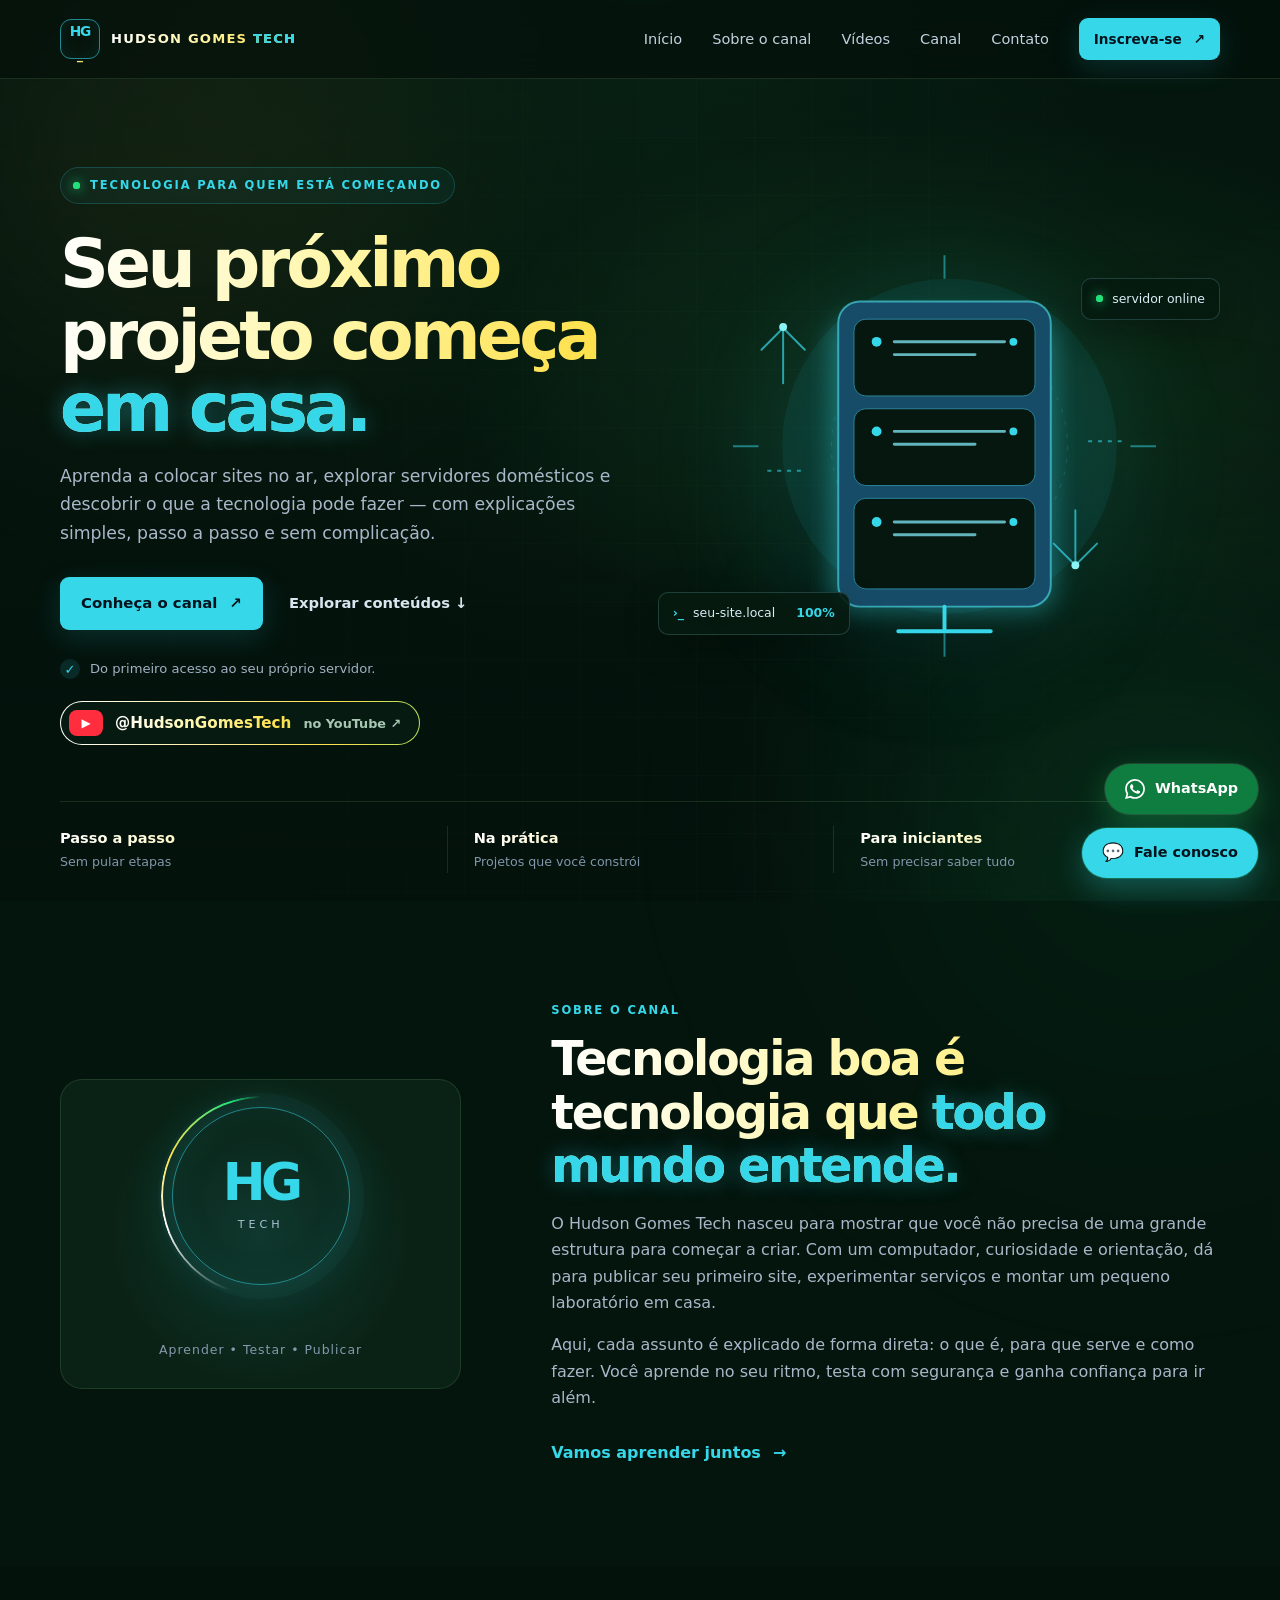
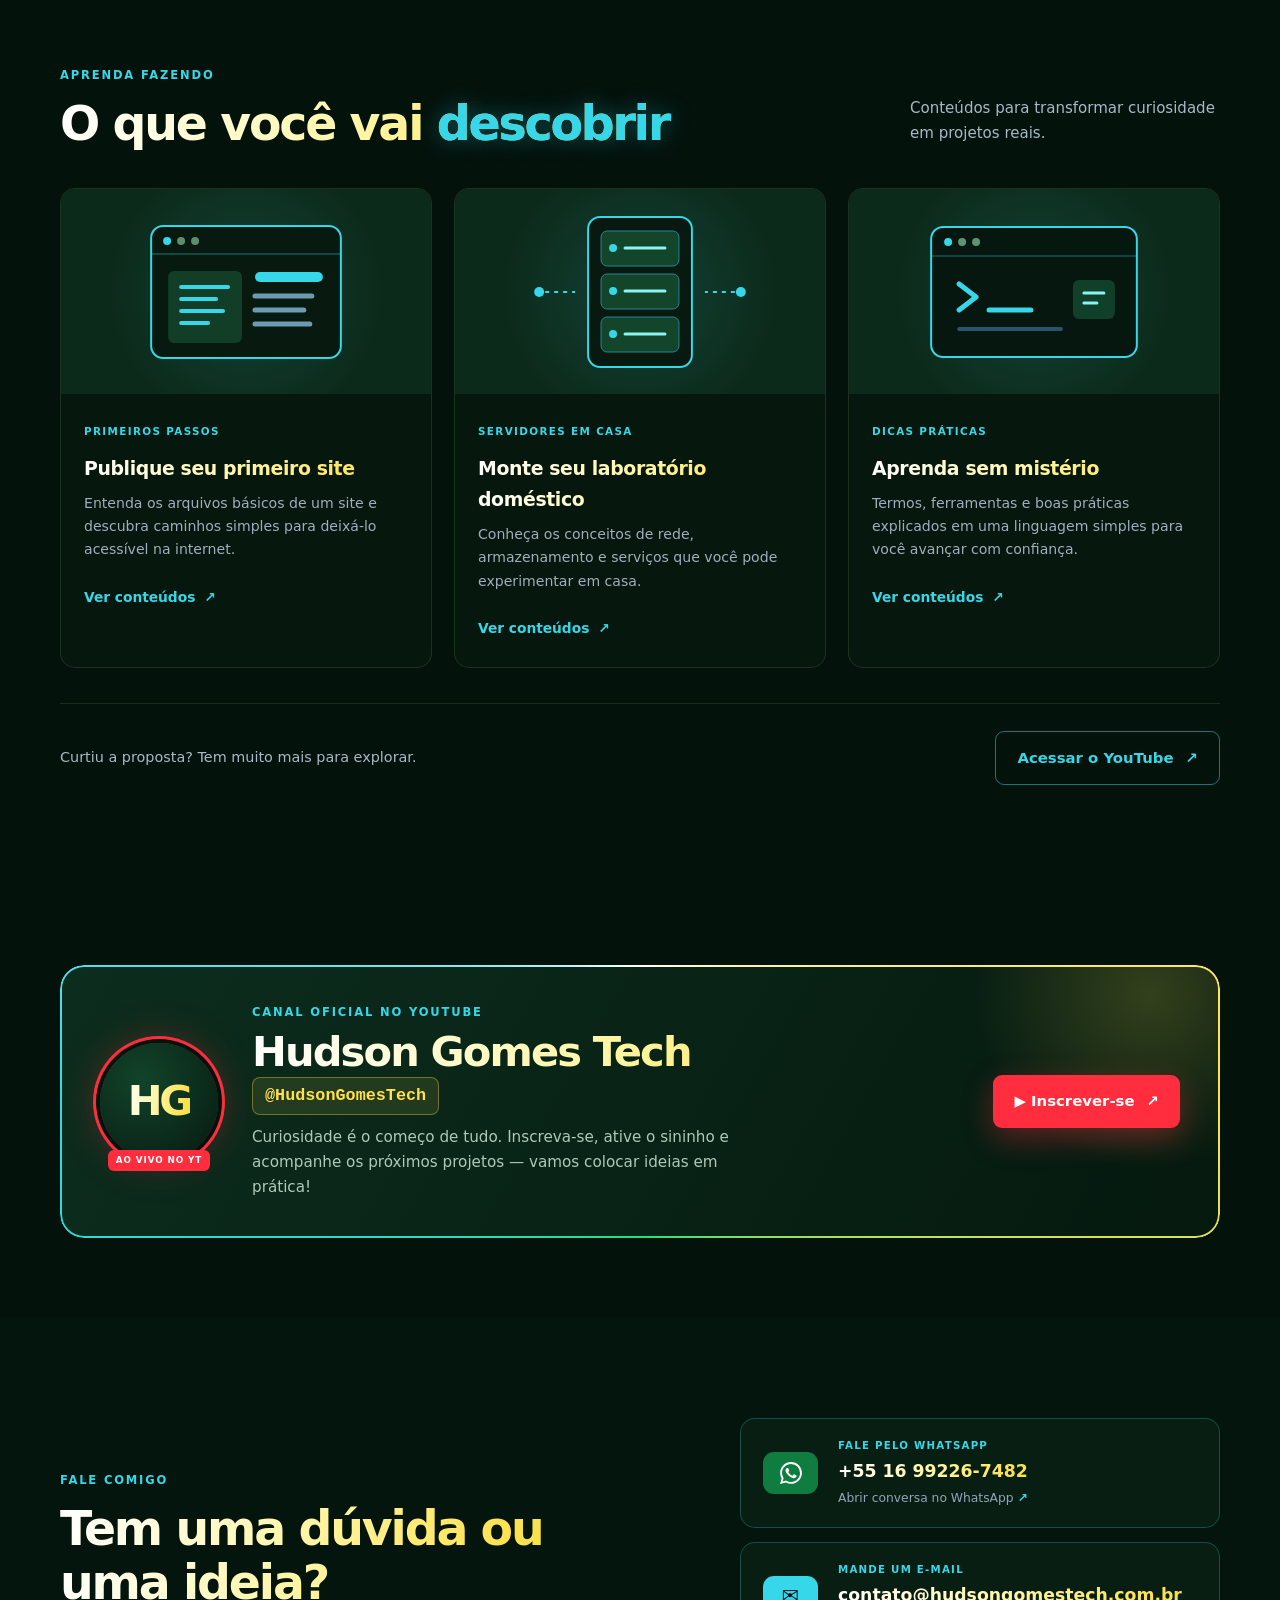
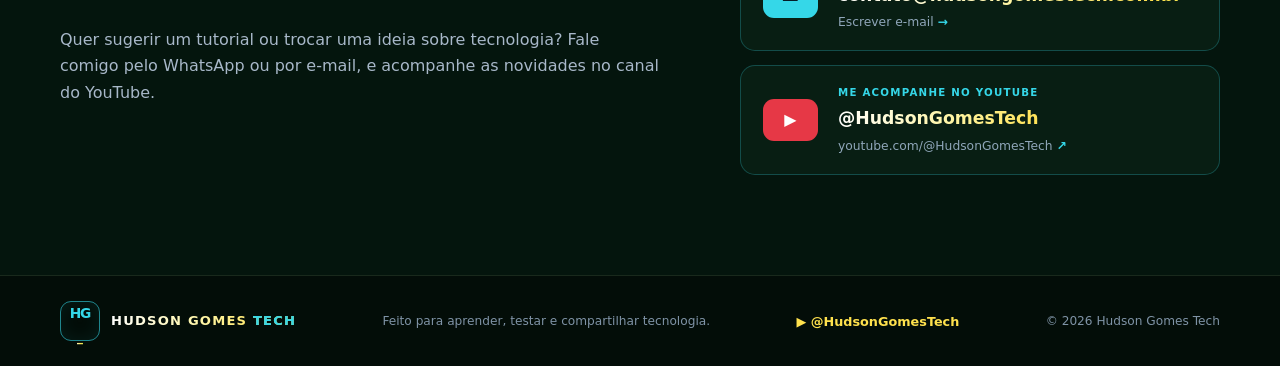
<file: index.html>
<!DOCTYPE html>
<html lang="pt-BR">
<head>
  <meta charset="UTF-8">
  <meta name="viewport" content="width=device-width, initial-scale=1.0">
  <meta name="description" content="Aprenda a publicar sites e montar servidores em casa com tutoriais simples, diretos e feitos para iniciantes.">
  <meta name="theme-color" content="#04120c">
  <title>Hudson Gomes Tech | Tecnologia sem complicação</title>
  <link rel="icon" type="image/png" sizes="32x32" href="/img/icons/favicon-32.png">
  <link rel="icon" type="image/png" sizes="64x64" href="/img/icons/favicon-64.png">
  <link rel="manifest" href="/manifest.webmanifest">
  <link rel="apple-touch-icon" href="/img/icons/apple-touch-icon.png">
  <meta name="apple-mobile-web-app-capable" content="yes">
  <meta name="mobile-web-app-capable" content="yes">
  <meta name="apple-mobile-web-app-title" content="HG Tech">
  <meta name="apple-mobile-web-app-status-bar-style" content="black-translucent">
  <link rel="stylesheet" href="css/estilo.css">
  <script src="js/script.js" defer></script>
</head>
<body>
  <a class="pular-conteudo" href="#conteudo">Pular para o conteúdo</a>
  <header class="cabecalho">
    <div class="container nav-wrap">
      <a class="marca" href="#inicio" aria-label="Hudson Gomes Tech - início">
        <span class="marca-icone" aria-hidden="true">HG<span>_</span></span>
        <span>HUDSON GOMES <b>TECH</b></span>
      </a>
      <button class="menu-toggle" aria-label="Abrir menu" aria-expanded="false" aria-controls="menu-principal">
        <span></span><span></span><span></span>
      </button>
      <nav id="menu-principal" class="menu" aria-label="Navegação principal">
        <a href="#inicio">Início</a>
        <a href="#sobre">Sobre o canal</a>
        <a href="#videos">Vídeos</a>
        <a href="#canal">Canal</a>
        <a href="#contato">Contato</a>
        <a class="botao botao-mini" href="https://www.youtube.com/@HudsonGomesTech?sub_confirmation=1" target="_blank" rel="noopener noreferrer">Inscreva-se <span aria-hidden="true">↗</span></a>
      </nav>
    </div>
  </header>

  <main id="conteudo">
    <section class="hero secao" id="inicio">
      <div class="hero-grade" aria-hidden="true"></div>
      <div class="container hero-layout">
        <div class="hero-texto">
          <div class="etiqueta"><span class="ponto"></span> TECNOLOGIA PARA QUEM ESTÁ COMEÇANDO</div>
          <h1>Seu próximo projeto começa <span>em casa.</span></h1>
          <p class="hero-descricao">Aprenda a colocar sites no ar, explorar servidores domésticos e descobrir o que a tecnologia pode fazer — com explicações simples, passo a passo e sem complicação.</p>
          <div class="hero-acoes">
            <a class="botao" href="https://www.youtube.com/@HudsonGomesTech" target="_blank" rel="noopener noreferrer">Conheça o canal <span aria-hidden="true">↗</span></a>
            <a class="link-secundario" href="#videos">Explorar conteúdos <span aria-hidden="true">↓</span></a>
          </div>
          <div class="hero-nota"><span class="check">✓</span> Do primeiro acesso ao seu próprio servidor.</div>
          <a class="canal-pill" href="https://www.youtube.com/@HudsonGomesTech" target="_blank" rel="noopener noreferrer" aria-label="Canal no YouTube @HudsonGomesTech"><span class="yt-play" aria-hidden="true">▶</span><strong>@HudsonGomesTech</strong><em>no YouTube ↗</em></a>
        </div>
        <div class="hero-arte">
          <div class="arte-brilho"></div>
          <img src="img/servidor.svg" alt="Ilustração de um computador servidor com indicadores de conexão" width="560" height="470">
          <div class="flutuante flutuante-topo"><span class="status"></span> servidor online</div>
          <div class="flutuante flutuante-base"><span class="terminal-icone">›_</span> <span>seu-site.local</span><b>100%</b></div>
        </div>
      </div>
      <div class="container faixa-destaques">
        <div><strong>Passo a passo</strong><span>Sem pular etapas</span></div>
        <div><strong>Na prática</strong><span>Projetos que você constrói</span></div>
        <div><strong>Para iniciantes</strong><span>Sem precisar saber tudo</span></div>
      </div>
    </section>

    <section class="secao sobre" id="sobre">
      <div class="container sobre-grid">
        <div class="sobre-selo">
          <div class="selo-circulo"><span>HG</span><small>TECH</small></div>
          <div class="selo-legenda">Aprender • Testar • Publicar</div>
        </div>
        <div class="sobre-conteudo">
          <div class="sobretitulo">SOBRE O CANAL</div>
          <h2>Tecnologia boa é tecnologia que <span>todo mundo entende.</span></h2>
          <p>O Hudson Gomes Tech nasceu para mostrar que você não precisa de uma grande estrutura para começar a criar. Com um computador, curiosidade e orientação, dá para publicar seu primeiro site, experimentar serviços e montar um pequeno laboratório em casa.</p>
          <p>Aqui, cada assunto é explicado de forma direta: o que é, para que serve e como fazer. Você aprende no seu ritmo, testa com segurança e ganha confiança para ir além.</p>
          <a class="link-seta" href="#contato">Vamos aprender juntos <span aria-hidden="true">→</span></a>
        </div>
      </div>
    </section>

    <section class="secao videos" id="videos">
      <div class="container">
        <div class="cabecalho-secao">
          <div><div class="sobretitulo">APRENDA FAZENDO</div><h2>O que você vai <span>descobrir</span></h2></div>
          <p>Conteúdos para transformar curiosidade em projetos reais.</p>
        </div>
        <div class="cards">
          <article class="card-video">
            <div class="card-ilustracao ilustra-site"><img src="img/site.svg" alt="" aria-hidden="true"></div>
            <div class="card-corpo"><span class="categoria">PRIMEIROS PASSOS</span><h3>Publique seu primeiro site</h3><p>Entenda os arquivos básicos de um site e descubra caminhos simples para deixá-lo acessível na internet.</p><a href="https://www.youtube.com/@HudsonGomesTech/search?query=publicar+site" target="_blank" rel="noopener noreferrer">Ver conteúdos <span aria-hidden="true">↗</span></a></div>
          </article>
          <article class="card-video">
            <div class="card-ilustracao ilustra-servidor"><img src="img/servidor-card.svg" alt="" aria-hidden="true"></div>
            <div class="card-corpo"><span class="categoria">SERVIDORES EM CASA</span><h3>Monte seu laboratório doméstico</h3><p>Conheça os conceitos de rede, armazenamento e serviços que você pode experimentar em casa.</p><a href="https://www.youtube.com/@HudsonGomesTech/search?query=servidor" target="_blank" rel="noopener noreferrer">Ver conteúdos <span aria-hidden="true">↗</span></a></div>
          </article>
          <article class="card-video">
            <div class="card-ilustracao ilustra-terminal"><img src="img/terminal.svg" alt="" aria-hidden="true"></div>
            <div class="card-corpo"><span class="categoria">DICAS PRÁTICAS</span><h3>Aprenda sem mistério</h3><p>Termos, ferramentas e boas práticas explicados em uma linguagem simples para você avançar com confiança.</p><a href="https://www.youtube.com/@HudsonGomesTech/videos" target="_blank" rel="noopener noreferrer">Ver conteúdos <span aria-hidden="true">↗</span></a></div>
          </article>
        </div>
        <div class="videos-cta"><span>Curtiu a proposta? Tem muito mais para explorar.</span><a class="botao botao-contorno" href="https://www.youtube.com/@HudsonGomesTech" target="_blank" rel="noopener noreferrer">Acessar o YouTube <span aria-hidden="true">↗</span></a></div>
      </div>
    </section>

    <section class="canal-destaque" id="canal">
      <div class="container">
        <a class="canal-card" href="https://www.youtube.com/@HudsonGomesTech?sub_confirmation=1" target="_blank" rel="noopener noreferrer">
          <div class="canal-avatar" aria-hidden="true"><span>HG</span></div>
          <div class="canal-info">
            <div class="sobretitulo">CANAL OFICIAL NO YOUTUBE</div>
            <h2>Hudson Gomes Tech</h2>
            <p class="canal-handle">@HudsonGomesTech</p>
            <p>Curiosidade é o começo de tudo. Inscreva-se, ative o sininho e acompanhe os próximos projetos — vamos colocar ideias em prática!</p>
          </div>
          <span class="botao botao-youtube">▶ Inscrever-se <span aria-hidden="true">↗</span></span>
        </a>
      </div>
    </section>

    <section class="secao contato" id="contato">
      <div class="container contato-grid">
        <div><div class="sobretitulo">FALE COMIGO</div><h2>Tem uma dúvida ou uma ideia?</h2><p>Quer sugerir um tutorial ou trocar uma ideia sobre tecnologia? Fale comigo pelo WhatsApp ou por e-mail, e acompanhe as novidades no canal do YouTube.</p></div>
        <div class="contato-canais">
          <a class="contato-link" href="https://wa.me/5516992267482?text=Ol%C3%A1!%20Vim%20pelo%20site." target="_blank" rel="noopener noreferrer">
            <span class="contato-icone contato-icone-whatsapp" aria-hidden="true"><svg viewBox="0 0 24 24" width="22" height="22" aria-hidden="true" focusable="false"><path fill="currentColor" d="M17.47 14.38c-.3-.15-1.75-.86-2.02-.96-.27-.1-.47-.15-.67.15-.2.3-.77.96-.94 1.16-.17.2-.35.22-.64.07-.3-.15-1.25-.46-2.38-1.47-.88-.79-1.47-1.76-1.65-2.06-.17-.3-.02-.46.13-.6.13-.13.3-.35.45-.52.15-.17.2-.3.3-.5.1-.2.05-.37-.03-.52-.07-.15-.67-1.61-.92-2.2-.24-.58-.49-.5-.67-.51h-.57c-.2 0-.52.07-.79.37-.27.3-1.04 1.02-1.04 2.48s1.07 2.88 1.21 3.08c.15.2 2.1 3.2 5.08 4.49.71.31 1.26.49 1.69.63.71.23 1.36.2 1.87.12.57-.09 1.75-.72 2-1.41.25-.69.25-1.29.17-1.41-.07-.12-.27-.2-.57-.35zM12.04 21.8h-.01a9.8 9.8 0 0 1-5-1.37l-.36-.21-3.72.98 1-3.63-.24-.37a9.8 9.8 0 0 1-1.5-5.22c0-5.42 4.41-9.83 9.84-9.83a9.77 9.77 0 0 1 6.95 2.88 9.77 9.77 0 0 1 2.88 6.96c0 5.42-4.42 9.83-9.84 9.83zm8.37-18.2A11.75 11.75 0 0 0 12.04.13C5.5.13.18 5.45.18 11.99c0 2.09.55 4.13 1.59 5.93L.08 24l6.23-1.63a11.84 11.84 0 0 0 5.72 1.46h.01c6.54 0 11.86-5.32 11.86-11.86 0-3.17-1.23-6.15-3.47-8.39z"/></svg></span><span><small>FALE PELO WHATSAPP</small><strong>+55 16 99226-7482</strong><em>Abrir conversa no WhatsApp <b>↗</b></em></span>
          </a>
          <a class="contato-link" href="mailto:contato@hudsongomestech.com.br">
            <span class="contato-icone contato-icone-email" aria-hidden="true">✉</span><span><small>MANDE UM E-MAIL</small><strong>contato@hudsongomestech.com.br</strong><em>Escrever e-mail <b>→</b></em></span>
          </a>
          <a class="youtube-link" href="https://www.youtube.com/@HudsonGomesTech" target="_blank" rel="noopener noreferrer">
            <span class="youtube-icone" aria-hidden="true">▶</span><span><small>ME ACOMPANHE NO YOUTUBE</small><strong>@HudsonGomesTech</strong><em>youtube.com/@HudsonGomesTech <b>↗</b></em></span>
          </a>
        </div>
      </div>
    </section>
  </main>

  <footer class="rodape">
    <div class="container rodape-inner">
      <a class="marca" href="#inicio"><span class="marca-icone">HG<span>_</span></span><span>HUDSON GOMES <b>TECH</b></span></a>
      <p>Feito para aprender, testar e compartilhar tecnologia.</p>
      <a class="rodape-canal" href="https://www.youtube.com/@HudsonGomesTech" target="_blank" rel="noopener noreferrer">▶ @HudsonGomesTech</a>
      <span class="copyright">© <span id="ano">2026</span> Hudson Gomes Tech</span>
    </div>
  </footer>

  <!-- Botão do WhatsApp + chat de contato: botões flutuantes + caixa com formulário (enviado para /api/contato) -->
  <div class="chat-contato">
    <a class="whatsapp-botao" href="https://wa.me/5516992267482?text=Ol%C3%A1!%20Vim%20pelo%20site." target="_blank" rel="noopener noreferrer" aria-label="Conversar pelo WhatsApp (abre em nova aba)">
      <svg class="whatsapp-icone" viewBox="0 0 24 24" width="20" height="20" aria-hidden="true" focusable="false"><path fill="currentColor" d="M17.47 14.38c-.3-.15-1.75-.86-2.02-.96-.27-.1-.47-.15-.67.15-.2.3-.77.96-.94 1.16-.17.2-.35.22-.64.07-.3-.15-1.25-.46-2.38-1.47-.88-.79-1.47-1.76-1.65-2.06-.17-.3-.02-.46.13-.6.13-.13.3-.35.45-.52.15-.17.2-.3.3-.5.1-.2.05-.37-.03-.52-.07-.15-.67-1.61-.92-2.2-.24-.58-.49-.5-.67-.51h-.57c-.2 0-.52.07-.79.37-.27.3-1.04 1.02-1.04 2.48s1.07 2.88 1.21 3.08c.15.2 2.1 3.2 5.08 4.49.71.31 1.26.49 1.69.63.71.23 1.36.2 1.87.12.57-.09 1.75-.72 2-1.41.25-.69.25-1.29.17-1.41-.07-.12-.27-.2-.57-.35zM12.04 21.8h-.01a9.8 9.8 0 0 1-5-1.37l-.36-.21-3.72.98 1-3.63-.24-.37a9.8 9.8 0 0 1-1.5-5.22c0-5.42 4.41-9.83 9.84-9.83a9.77 9.77 0 0 1 6.95 2.88 9.77 9.77 0 0 1 2.88 6.96c0 5.42-4.42 9.83-9.84 9.83zm8.37-18.2A11.75 11.75 0 0 0 12.04.13C5.5.13.18 5.45.18 11.99c0 2.09.55 4.13 1.59 5.93L.08 24l6.23-1.63a11.84 11.84 0 0 0 5.72 1.46h.01c6.54 0 11.86-5.32 11.86-11.86 0-3.17-1.23-6.15-3.47-8.39z"/></svg>
      <span class="whatsapp-texto">WhatsApp</span>
    </a>
    <button class="chat-botao" type="button" aria-expanded="false" aria-controls="chat-caixa" aria-label="Abrir chat de contato">
      <span class="chat-botao-icone" aria-hidden="true">💬</span><span class="chat-botao-texto">Fale conosco</span>
    </button>
    <section id="chat-caixa" class="chat-caixa" role="dialog" aria-labelledby="chat-titulo" hidden>
      <header class="chat-topo">
        <div><span class="status" aria-hidden="true"></span> <strong id="chat-titulo">Mande uma mensagem</strong></div>
        <button class="chat-fechar" type="button" aria-label="Fechar chat">×</button>
      </header>
      <form class="chat-form" novalidate>
        <p class="chat-intro">Deixe seu recado que respondemos por e-mail.</p>
        <label>Nome<input type="text" name="nome" maxlength="80" autocomplete="name" required></label>
        <label>E-mail<input type="email" name="email" maxlength="120" autocomplete="email" required></label>
        <label>Mensagem<textarea name="mensagem" rows="4" minlength="5" maxlength="2000" required></textarea></label>
        <div class="chat-armadilha" aria-hidden="true">
          <label>Site<input type="text" name="site" tabindex="-1" autocomplete="off"></label>
        </div>
        <p class="chat-aviso" role="alert" hidden></p>
        <button class="botao chat-enviar" type="submit">Enviar <span aria-hidden="true">↗</span></button>
      </form>
      <div class="chat-sucesso" hidden>
        <span class="check" aria-hidden="true">✓</span>
        <p><strong>Mensagem enviada!</strong><br>Obrigado pelo contato. Responderemos em breve.</p>
        <button class="botao botao-contorno chat-nova" type="button">Enviar outra</button>
      </div>
    </section>
  </div>
</body>
</html>
</file>
<file: css/estilo.css>
/* Hudson Gomes Tech — estilos principais */
:root {
  --fundo: #04120c;
  --fundo-2: #061a11;
  --painel: #0b2518;
  --ciano: #35d7e8;
  --ciano-claro: #8af3f4;
  --texto: #f4fbe8; /* cor de apoio (fallback) */
  --degrade-texto: linear-gradient(100deg, #ffffff 0%, #fff6a8 22%, #ffe14d 42%, #9ff25a 66%, #22e07a 85%, #ffffff 100%);
  --suave: #a8b8c9;
  --linha: rgba(170, 230, 160, .13);
  --largura: 1160px;
}
* { box-sizing: border-box; }
html { scroll-behavior: smooth; scroll-padding-top: 88px; }
body { margin: 0; background: var(--fundo); color: var(--texto); font-family: system-ui, -apple-system, BlinkMacSystemFont, "Segoe UI", sans-serif; line-height: 1.65; }
a { color: inherit; text-decoration: none; }
img { max-width: 100%; display: block; }
.container { width: min(var(--largura), calc(100% - 48px)); margin-inline: auto; }
.secao { padding: 100px 0; }
.pular-conteudo { position: absolute; left: -9999px; top: 8px; z-index: 99; background: var(--ciano); color: #04111e; padding: 10px 16px; border-radius: 8px; }
.pular-conteudo:focus { left: 12px; }
.cabecalho { position: sticky; top: 0; z-index: 20; background: rgba(4,18,12,.82); backdrop-filter: blur(16px); border-bottom: 1px solid var(--linha); }
.nav-wrap { min-height: 78px; display: flex; align-items: center; justify-content: space-between; gap: 30px; }
.marca { display: inline-flex; align-items: center; gap: 11px; font-size: .82rem; font-weight: 800; letter-spacing: .09em; white-space: nowrap; }
.marca b { color: var(--ciano); }
.marca-icone { display: grid; place-items: center; width: 40px; height: 40px; border: 1px solid rgba(53,215,232,.6); border-radius: 11px; color: var(--ciano); font-size: .86rem; letter-spacing: -.08em; box-shadow: inset 0 0 18px rgba(53,215,232,.08); }
.marca-icone span { color: var(--texto); }
.menu { display: flex; align-items: center; gap: 30px; color: #c4d1df; font-size: .91rem; }
.menu a:not(.botao):hover, .link-secundario:hover, .link-seta:hover { color: var(--ciano); }
.botao { display: inline-flex; align-items: center; justify-content: center; gap: 12px; padding: 14px 21px; border-radius: 9px; color: #03131e; background: var(--ciano); font-weight: 800; font-size: .93rem; transition: transform .2s, background .2s; box-shadow: 0 8px 28px rgba(53,215,232,.15); }
.botao:hover { transform: translateY(-2px); background: var(--ciano-claro); }
.botao-mini { padding: 10px 15px; font-size: .85rem; }
.menu-toggle { display: none; border: 0; background: transparent; padding: 8px; }
.menu-toggle span { display: block; width: 24px; height: 2px; margin: 5px; background: var(--texto); }
.hero { position: relative; overflow: hidden; padding: 88px 0 28px; background: radial-gradient(ellipse at 78% 38%, rgba(60,170,80,.16), transparent 38%), linear-gradient(180deg,rgba(6,26,16,.55) 0%,rgba(4,18,12,.2) 100%); }
.hero-grade { position: absolute; inset: 0; opacity: .18; pointer-events: none; background-image: linear-gradient(rgba(120,200,110,.14) 1px, transparent 1px), linear-gradient(90deg,rgba(120,200,110,.14) 1px, transparent 1px); background-size: 58px 58px; mask-image: linear-gradient(90deg, transparent, black 60%, transparent); }
.hero-layout { position: relative; display: grid; grid-template-columns: 1.02fr .98fr; align-items: center; gap: 35px; min-height: 480px; }
.etiqueta, .sobretitulo { color: var(--ciano); font-size: .72rem; font-weight: 850; letter-spacing: .16em; }
.etiqueta { display: inline-flex; align-items: center; gap: 10px; padding: 8px 12px; border: 1px solid rgba(53,215,232,.2); border-radius: 30px; background: rgba(53,215,232,.05); }
.ponto, .status { width: 7px; height: 7px; border-radius: 50%; background: var(--ciano); box-shadow: 0 0 12px var(--ciano); }
h1, h2, h3, p { margin-top: 0; }
h1 { max-width: 650px; margin: 24px 0 18px; font-size: clamp(2.8rem, 5.3vw, 4.7rem); line-height: 1.06; letter-spacing: -.055em; }
h1 span, h2 span { color: var(--ciano); }
.hero-descricao { max-width: 590px; color: var(--suave); font-size: 1.08rem; }
.hero-acoes { display: flex; align-items: center; flex-wrap: wrap; gap: 26px; margin-top: 30px; }
.link-secundario { color: #d9e6ef; font-weight: 700; font-size: .92rem; }
.hero-nota { display: flex; align-items: center; gap: 10px; margin-top: 28px; color: #9fb1c2; font-size: .82rem; }
.check { display: grid; place-items: center; width: 20px; height: 20px; border-radius: 50%; color: var(--ciano); background: rgba(53,215,232,.12); font-weight: 900; }
.hero-arte { position: relative; min-width: 0; }
.hero-arte img { position: relative; z-index: 1; width: 100%; filter: drop-shadow(0 28px 45px rgba(0,0,0,.25)); }
.arte-brilho { position: absolute; width: 65%; aspect-ratio: 1; left: 17%; top: 13%; border-radius: 50%; background: rgba(30,198,218,.13); filter: blur(55px); }
.flutuante { position: absolute; z-index: 2; display: flex; align-items: center; gap: 9px; padding: 10px 14px; border: 1px solid rgba(137,220,236,.2); border-radius: 10px; background: rgba(6,26,16,.9); box-shadow: 0 12px 35px rgba(0,0,0,.25); color: #d9edf5; font-size: .78rem; }
.flutuante-topo { top: 12%; right: 0; }
.flutuante-base { bottom: 12%; left: -2%; }
.terminal-icone { color: var(--ciano); font-weight: 900; }
.flutuante-base b { color: var(--ciano); margin-left: 12px; }
.faixa-destaques { position: relative; display: grid; grid-template-columns: repeat(3,1fr); margin-top: 56px; border-top: 1px solid var(--linha); padding-top: 24px; }
.faixa-destaques div { display: flex; flex-direction: column; gap: 2px; padding-left: 26px; border-left: 1px solid var(--linha); }
.faixa-destaques div:first-child { border: 0; padding-left: 0; }
.faixa-destaques strong { font-size: .91rem; }
.faixa-destaques span { color: #8196aa; font-size: .79rem; }
.sobre { background: rgba(5,23,14,.72); }
.sobre-grid { display: grid; grid-template-columns: .75fr 1.25fr; align-items: center; gap: 90px; }
.sobre-selo { display: grid; place-items: center; min-height: 310px; border: 1px solid var(--linha); border-radius: 22px; background: radial-gradient(circle at center,rgba(53,215,232,.12),transparent 60%), #0a2215; }
.selo-circulo { display: grid; place-content: center; text-align: center; width: 178px; height: 178px; border: 1px solid rgba(53,215,232,.55); border-radius: 50%; box-shadow: 0 0 0 14px rgba(53,215,232,.035), 0 0 55px rgba(53,215,232,.12), inset 0 0 35px rgba(53,215,232,.08); }
.selo-circulo span { color: var(--ciano); font-size: 3.2rem; line-height: 1; font-weight: 850; letter-spacing: -.09em; }
.selo-circulo small { margin-top: 8px; color: #a9c3d3; font-size: .7rem; letter-spacing: .35em; }
.selo-legenda { color: #8399ad; font-size: .78rem; letter-spacing: .08em; }
h2 { margin: 12px 0 18px; font-size: clamp(2rem, 3.7vw, 3rem); line-height: 1.13; letter-spacing: -.045em; }
.sobre-conteudo p, .contato p { color: var(--suave); }
.link-seta { display: inline-flex; gap: 12px; margin-top: 12px; color: var(--ciano); font-weight: 750; }
.videos { background: transparent; }
.cabecalho-secao { display: flex; justify-content: space-between; align-items: end; gap: 35px; margin-bottom: 38px; }
.cabecalho-secao h2 { margin-bottom: 0; }
.cabecalho-secao > p { max-width: 310px; margin-bottom: 5px; color: var(--suave); font-size: .94rem; }
.cards { display: grid; grid-template-columns: repeat(3,1fr); gap: 22px; }
.card-video { overflow: hidden; border: 1px solid var(--linha); border-radius: 15px; background: rgba(8,25,15,.85); transition: transform .25s, border-color .25s; }
.card-video:hover { transform: translateY(-5px); border-color: rgba(53,215,232,.45); }
.card-ilustracao { display: grid; place-items: center; min-height: 205px; overflow: hidden; background: radial-gradient(circle at 50% 50%,rgba(53,215,232,.14),transparent 65%), #0c2a1a; }
.card-ilustracao img { width: 75%; height: 180px; object-fit: contain; }
.card-corpo { padding: 23px 23px 25px; }
.categoria { color: var(--ciano); font-size: .65rem; font-weight: 850; letter-spacing: .13em; }
.card-corpo h3 { margin: 9px 0 8px; font-size: 1.18rem; letter-spacing: -.02em; }
.card-corpo p { min-height: 78px; color: #9eafc0; font-size: .88rem; }
.card-corpo a { display: inline-flex; gap: 9px; color: var(--ciano); font-size: .86rem; font-weight: 750; }
.videos-cta { display: flex; align-items: center; justify-content: space-between; gap: 20px; margin-top: 35px; padding-top: 27px; border-top: 1px solid var(--linha); color: #a9b8c7; font-size: .9rem; }
.botao-contorno { border: 1px solid rgba(53,215,232,.5); background: transparent; color: var(--ciano); box-shadow: none; }
.botao-contorno:hover { background: rgba(53,215,232,.1); color: var(--ciano-claro); }
.chamada { padding: 62px 0; background: linear-gradient(110deg,rgba(13,48,32,.9),rgba(10,36,24,.85) 70%,rgba(18,58,34,.9)); border-block: 1px solid rgba(53,215,232,.16); }
.chamada-inner { display: grid; grid-template-columns: auto 1fr auto; align-items: center; gap: 27px; }
.chamada-icone { display: grid; place-items: center; width: 58px; height: 58px; border-radius: 16px; color: #06202b; background: var(--ciano); font-size: 1.25rem; }
.chamada h2 { margin: 7px 0 5px; font-size: clamp(1.6rem,3vw,2.25rem); }
.chamada p { margin: 0; color: #afc4d1; font-size: .9rem; }
.botao-claro { white-space: nowrap; background: #e8fbff; }
.contato { background: rgba(5,23,14,.72); }
.contato-grid { display: grid; grid-template-columns: 1fr .8fr; align-items: center; gap: 80px; }
.contato h2 { max-width: 490px; }
.youtube-link, .contato-link { display: flex; align-items: center; gap: 20px; padding: 25px; border: 1px solid rgba(53,215,232,.25); border-radius: 15px; background: rgba(10,34,22,.85); transition: border-color .2s, transform .2s; }
.youtube-link:hover, .contato-link:hover { border-color: var(--ciano); transform: translateY(-3px); }
.youtube-icone { display: grid; place-items: center; width: 55px; height: 42px; border-radius: 11px; color: white; background: #e63846; }
.youtube-link span:last-child, .contato-link span:last-child { display: flex; flex-direction: column; }
.youtube-link small, .contato-link small { color: var(--ciano); font-size: .64rem; font-weight: 850; letter-spacing: .12em; }
.youtube-link strong, .contato-link strong { margin: 3px 0; font-size: 1.08rem; }
.youtube-link em, .contato-link em { color: #8fa6b9; font-size: .77rem; font-style: normal; }
.youtube-link em b, .contato-link em b { color: var(--ciano); }
.contato-canais { display: flex; flex-direction: column; gap: 14px; min-width: 0; }
.contato-canais > a { padding: 18px 22px; }
.contato-link strong { overflow-wrap: anywhere; }
.contato-icone { flex: none; display: grid; place-items: center; width: 55px; height: 42px; border-radius: 11px; color: #fff; font-size: 1.3rem; }
.contato-icone-whatsapp { background: #0f7d40; }
.contato-icone-email { background: var(--ciano); color: #03131e; font-variant-emoji: text; }
.rodape { padding: 25px 0; border-top: 1px solid var(--linha); background: #030d08; }
.rodape-inner { display: flex; align-items: center; justify-content: space-between; gap: 20px; }
.rodape p, .copyright { margin: 0; color: #7f93a6; font-size: .76rem; }
.pagina-erro { min-height: 100vh; display: grid; place-items: center; padding: 24px; background: radial-gradient(circle at 50% 35%,#0f3320, var(--fundo) 60%); }
.erro-conteudo { max-width: 560px; text-align: center; }
.erro-logo { margin: 0 auto 28px; width: 64px; height: 64px; font-size: 1.1rem; }
.erro-conteudo h1 { font-size: clamp(2.5rem,7vw,4rem); }
.erro-conteudo p { margin-bottom: 28px; color: var(--suave); }
.erro-contato { margin-top: 32px; padding: 18px 22px; text-align: left; }

@media (max-width: 900px) {
  .menu { gap: 17px; }
  .hero-layout { grid-template-columns: 1fr  .85fr; }
  .sobre-grid { gap: 45px; }
  .contato-grid { gap: 35px; }
}
@media (max-width: 720px) {
  .container { width: min(100% - 36px, var(--largura)); }
  .secao { padding: 76px 0; }
  .nav-wrap { min-height: 70px; }
  .menu-toggle { display: block; cursor: pointer; }
  .menu { display: none; position: absolute; top: 70px; left: 0; right: 0; flex-direction: column; align-items: stretch; gap: 0; padding: 12px 22px 22px; border-bottom: 1px solid var(--linha); background: #05140c; }
  .menu.aberto { display: flex; }
  .menu a:not(.botao) { padding: 12px 4px; }
  .menu .botao { margin-top: 10px; }
  .hero { padding-top: 62px; }
  .hero-layout { grid-template-columns: 1fr; gap: 18px; }
  h1 { font-size: clamp(2.75rem,12vw,4rem); }
  .hero-arte { max-width: 520px; margin: 0 auto; }
  .flutuante-topo { right: 1%; }
  .faixa-destaques { margin-top: 30px; gap: 12px; }
  .faixa-destaques div { padding-left: 12px; }
  .faixa-destaques strong { font-size: .78rem; }
  .faixa-destaques span { font-size: .68rem; }
  .sobre-grid, .contato-grid { grid-template-columns: 1fr; gap: 35px; }
  .sobre-selo { min-height: 260px; }
  .cabecalho-secao { align-items: start; flex-direction: column; gap: 12px; }
  .cards { grid-template-columns: 1fr; }
  .card-ilustracao { min-height: 190px; }
  .card-corpo p { min-height: auto; }
  .videos-cta { align-items: start; flex-direction: column; }
  .chamada-inner { grid-template-columns: auto 1fr; }
  .chamada-inner .botao { grid-column: 1 / -1; justify-self: start; }
  .rodape-inner { flex-direction: column; align-items: flex-start; }
}
@media (max-width: 390px) {
  .marca { font-size: .7rem; }
  .hero-acoes { align-items: flex-start; flex-direction: column; gap: 17px; }
  .faixa-destaques { grid-template-columns: 1fr; }
  .faixa-destaques div { border: 0; padding-left: 0; }
  .chamada-inner { grid-template-columns: 1fr; }
}


/* ==========================================================
   DEGRADÊ DOS TEXTOS — branco → amarelo → verde
   ========================================================== */
h1, h2, h3, strong,
.marca > span:last-child,
.marca-icone > span {
  background-image: var(--degrade-texto);
  background-size: 220% auto;
  -webkit-background-clip: text;
  background-clip: text;
  -webkit-text-fill-color: transparent;
  color: transparent;
  animation: degrade-fluindo 7s linear infinite;
}
/* Palavras de destaque continuam em ciano, com brilho suave */
h1 span, h2 span { -webkit-text-fill-color: var(--ciano); text-shadow: 0 0 22px rgba(53,215,232,.35); }
.marca b { -webkit-text-fill-color: var(--ciano); }
.menu-toggle span { background: var(--degrade-texto); }
@keyframes degrade-fluindo {
  from { background-position: 0% 50%; }
  to   { background-position: -220% 50%; }
}

/* ==========================================================
   ANIMAÇÕES
   ========================================================== */

/* Barra de progresso de leitura no topo */
.barra-progresso { position: fixed; top: 0; left: 0; z-index: 50; height: 3px; width: 100%; transform-origin: 0 50%; transform: scaleX(var(--progresso, 0)); background: linear-gradient(90deg, #ffffff, #ffe14d, #22e07a); box-shadow: 0 0 12px rgba(34,224,122,.6); pointer-events: none; }

/* Cursor piscando no "HG_" */
.marca-icone > span { animation: degrade-fluindo 7s linear infinite, cursor-pisca 1.1s steps(1) infinite; }
@keyframes cursor-pisca { 50% { opacity: 0; } }

/* Grade do hero deslizando lentamente */
.hero-grade { animation: grade-desliza 18s linear infinite; }
@keyframes grade-desliza { to { background-position: 58px 58px, 58px 58px; } }

/* Entrada do hero ao carregar a página */
.hero-texto > * { animation: sobe-aparece .8s cubic-bezier(.2,.7,.2,1) both; }
.hero-texto > *:nth-child(2) { animation-delay: .12s; }
.hero-texto > *:nth-child(3) { animation-delay: .24s; }
.hero-texto > *:nth-child(4) { animation-delay: .36s; }
.hero-texto > *:nth-child(5) { animation-delay: .48s; }
.hero-texto > h1 { animation: sobe-aparece .8s cubic-bezier(.2,.7,.2,1) .12s both, degrade-fluindo 7s linear infinite; }
@keyframes sobe-aparece { from { opacity: 0; transform: translateY(28px); filter: blur(6px); } to { opacity: 1; transform: none; filter: none; } }

/* Servidor flutuando + brilho respirando */
.hero-arte img { animation: flutua 6s ease-in-out infinite; }
.arte-brilho { animation: respira 5s ease-in-out infinite; }
.flutuante-topo { animation: flutua 5s ease-in-out -1.5s infinite; }
.flutuante-base { animation: flutua 5.5s ease-in-out -3s infinite; }
@keyframes flutua { 0%, 100% { transform: translateY(0); } 50% { transform: translateY(-14px); } }
@keyframes respira { 0%, 100% { opacity: .7; transform: scale(.92); background: rgba(30,198,218,.13); } 50% { opacity: 1; transform: scale(1.08); background: rgba(120,230,90,.16); } }

/* Pontos de status pulsando */
.ponto, .status { position: relative; background: #22e07a; box-shadow: 0 0 12px #22e07a; }
.ponto::after, .status::after { content: ""; position: absolute; inset: 0; border-radius: 50%; border: 2px solid #22e07a; animation: pulso 1.8s ease-out infinite; }
@keyframes pulso { from { transform: scale(1); opacity: .9; } to { transform: scale(3.4); opacity: 0; } }

/* Selo "HG TECH" com anel girando */
.selo-circulo { position: relative; }
.selo-circulo::before { content: ""; position: absolute; inset: -12px; border-radius: 50%; padding: 2px; background: conic-gradient(from 0deg, transparent 0 55%, #ffffff 70%, #ffe14d 82%, #22e07a 95%, transparent); -webkit-mask: linear-gradient(#000 0 0) content-box, linear-gradient(#000 0 0); -webkit-mask-composite: xor; mask-composite: exclude; animation: gira 6s linear infinite; }
@keyframes gira { to { transform: rotate(360deg); } }

/* Botões com reflexo de luz no hover */
.botao { position: relative; overflow: hidden; isolation: isolate; }
.botao::after { content: ""; position: absolute; inset: 0; z-index: -1; background: linear-gradient(110deg, transparent 30%, rgba(255,255,255,.65) 48%, rgba(255,225,77,.45) 52%, transparent 70%); transform: translateX(-120%); transition: transform .7s ease; }
.botao:hover::after { transform: translateX(120%); }

/* Ícone do YouTube/chamada pulsando */
.chamada-icone, .youtube-icone { animation: batida 2.4s ease-in-out infinite; }
@keyframes batida { 0%, 60%, 100% { transform: scale(1); } 30% { transform: scale(1.1); } 45% { transform: scale(.97); } }

/* Setas que "chamam" o clique */
.link-seta span, .link-secundario span { display: inline-block; transition: transform .25s; }
.link-seta:hover span { transform: translateX(6px); }
.link-secundario span { animation: quica 1.8s ease-in-out infinite; }
@keyframes quica { 0%, 100% { transform: translateY(0); } 50% { transform: translateY(4px); } }

/* Cards com inclinação 3D e luz seguindo o mouse (via JS) */
.card-video { transform-style: preserve-3d; transition: transform .25s ease-out, border-color .25s, box-shadow .25s; position: relative; }
.card-video::before { content: ""; position: absolute; inset: 0; z-index: 2; pointer-events: none; opacity: 0; transition: opacity .3s; background: radial-gradient(320px circle at var(--mx, 50%) var(--my, 50%), rgba(255,225,77,.14), rgba(34,224,122,.08) 40%, transparent 65%); }
.card-video:hover::before { opacity: 1; }
.card-video:hover { box-shadow: 0 22px 50px rgba(0,0,0,.35), 0 0 0 1px rgba(34,224,122,.25); }
.card-ilustracao img { transition: transform .5s cubic-bezier(.2,.7,.2,1); }
.card-video:hover .card-ilustracao img { transform: scale(1.08) rotate(-2deg); }

/* Revelação dos elementos ao rolar a página */
.js .revelar { opacity: 0; transform: translateY(40px); transition: opacity .8s cubic-bezier(.2,.7,.2,1), transform .8s cubic-bezier(.2,.7,.2,1); transition-delay: var(--atraso, 0s); }
.js .revelar.visivel { opacity: 1; transform: none; }

/* Página 404: logo com falha digital (glitch) */
.erro-logo { animation: glitch 3s steps(1) infinite; }
@keyframes glitch { 0%, 88%, 100% { transform: none; filter: none; } 90% { transform: translate(-3px, 1px); filter: hue-rotate(90deg); } 93% { transform: translate(3px, -1px); filter: hue-rotate(-60deg); } 96% { transform: translate(-1px, 0); } }

/* Acessibilidade: respeita quem prefere menos movimento */
@media (prefers-reduced-motion: reduce) {
  html { scroll-behavior: auto; }
  *, *::before, *::after { transition-duration: .01ms !important; animation-duration: .01ms !important; animation-iteration-count: 1 !important; }
  .js .revelar { opacity: 1; transform: none; }
}

/* ==========================================================
   FUNDO: verde-noite com aurora animada
   ========================================================== */
body { background: radial-gradient(ellipse at 50% -10%, #0a2a18 0%, var(--fundo) 55%) fixed, var(--fundo); }
body::before, body::after { content: ""; position: fixed; z-index: -1; pointer-events: none; border-radius: 50%; filter: blur(90px); }
body::before { width: 60vmax; height: 60vmax; left: -15vmax; top: -20vmax; background: radial-gradient(circle, rgba(255,225,77,.16), transparent 65%); animation: aurora-a 22s ease-in-out infinite alternate; }
body::after { width: 70vmax; height: 70vmax; right: -25vmax; bottom: -30vmax; background: radial-gradient(circle, rgba(34,224,122,.18), transparent 65%); animation: aurora-b 26s ease-in-out infinite alternate; }
@keyframes aurora-a { to { transform: translate(35vw, 30vh) scale(1.2); } }
@keyframes aurora-b { to { transform: translate(-30vw, -35vh) scale(.85); } }
.pagina-erro { background: radial-gradient(circle at 50% 35%, #0f3320, var(--fundo) 60%); }

/* ==========================================================
   CANAL EM DESTAQUE — @HudsonGomesTech
   ========================================================== */
.yt-vermelho { --yt: #ff2d3d; }
/* Selo no hero */
.canal-pill { display: inline-flex; align-items: center; gap: 12px; margin-top: 22px; padding: 8px 18px 8px 8px; border-radius: 40px; border: 1.5px solid transparent; background: linear-gradient(#061a11, #061a11) padding-box, linear-gradient(90deg,#ffffff,#ffe14d,#22e07a,#ffe14d,#ffffff) border-box; background-size: auto, 300% 100%; font-weight: 800; font-size: .95rem; transition: transform .2s; animation: sobe-aparece .8s cubic-bezier(.2,.7,.2,1) .6s both, borda-pill 5s linear infinite; }
@keyframes borda-pill { from { background-position: 0 0, 0% 0; } to { background-position: 0 0, -300% 0; } }
.canal-pill:hover { transform: translateY(-2px) scale(1.02); }
.canal-pill .yt-play { display: grid; place-items: center; width: 34px; height: 26px; border-radius: 8px; background: #ff2d3d; color: #fff; font-size: .75rem; animation: batida 2.4s ease-in-out infinite; }
.canal-pill em { font-style: normal; color: #a8c7b2; font-weight: 600; font-size: .8rem; }
.hero-texto > *:nth-child(6) { animation-delay: .6s; }

/* Cartão grande do canal */
.canal-destaque { padding: 80px 0; }
.canal-card { position: relative; display: grid; grid-template-columns: auto 1fr auto; align-items: center; gap: 34px; padding: 38px 40px; border-radius: 24px; background: linear-gradient(120deg, rgba(13,48,32,.92), rgba(6,26,16,.92)); isolation: isolate; overflow: hidden; transition: transform .3s; }
.canal-card::before { content: ""; position: absolute; inset: 0; z-index: -2; border-radius: inherit; padding: 2px; background: conic-gradient(from var(--angulo, 0deg), #ffffff, #ffe14d, #22e07a, #35d7e8, #ffffff); -webkit-mask: linear-gradient(#000 0 0) content-box, linear-gradient(#000 0 0); -webkit-mask-composite: xor; mask-composite: exclude; animation: borda-gira 6s linear infinite; }
.canal-card::after { content: ""; position: absolute; width: 380px; height: 380px; right: -120px; top: -160px; z-index: -1; border-radius: 50%; background: radial-gradient(circle, rgba(255,225,77,.18), transparent 65%); animation: respira 6s ease-in-out infinite; }
@property --angulo { syntax: "<angle>"; inherits: false; initial-value: 0deg; }
@keyframes borda-gira { to { --angulo: 360deg; } }
.canal-card:hover { transform: translateY(-4px); }
.canal-avatar { position: relative; display: grid; place-items: center; width: 118px; height: 118px; border-radius: 50%; background: radial-gradient(circle at 35% 30%, #12432a, #061a11); box-shadow: 0 0 0 4px #04120c, 0 0 0 7px #ff2d3d, 0 0 40px rgba(255,45,61,.35); }
.canal-avatar span { font-size: 2.6rem; font-weight: 900; letter-spacing: -.08em; background: var(--degrade-texto); background-size: 220% auto; -webkit-background-clip: text; background-clip: text; -webkit-text-fill-color: transparent; animation: degrade-fluindo 7s linear infinite; }
.canal-avatar::after { content: "AO VIVO NO YT"; position: absolute; bottom: -10px; padding: 3px 8px; border-radius: 6px; background: #ff2d3d; color: #fff; font-size: .55rem; font-weight: 900; letter-spacing: .1em; white-space: nowrap; }
.canal-info h2 { margin: 6px 0 2px; font-size: clamp(1.8rem, 3.4vw, 2.6rem); }
.canal-handle { display: inline-block; margin: 0 0 10px; padding: 4px 12px; border-radius: 8px; background: rgba(255,225,77,.1); border: 1px solid rgba(255,225,77,.35); color: #ffe14d; font-family: ui-monospace, SFMono-Regular, Menlo, monospace; font-size: 1.05rem; font-weight: 700; }
.canal-info p:last-child { margin: 0; color: #afc9b6; font-size: .95rem; max-width: 520px; }
.botao-youtube { background: #ff2d3d; color: #fff; box-shadow: 0 10px 30px rgba(255,45,61,.35); white-space: nowrap; animation: chama-atencao 3s ease-in-out infinite; }
.canal-card:hover .botao-youtube { background: #ff4757; }
@keyframes chama-atencao { 0%, 80%, 100% { transform: none; } 85% { transform: rotate(-3deg) scale(1.05); } 90% { transform: rotate(3deg) scale(1.05); } 95% { transform: rotate(-2deg); } }
.rodape-canal { color: #ffe14d; font-weight: 700; font-size: .8rem; }
.rodape-canal:hover { text-decoration: underline; }

@media (max-width: 720px) {
  .canal-card { grid-template-columns: 1fr; justify-items: start; gap: 22px; padding: 30px 24px; }
  .canal-avatar { width: 92px; height: 92px; }
  .canal-avatar span { font-size: 2rem; }
}
@media (prefers-reduced-motion: reduce) {
  body::before, body::after { animation: none; }
}

/* ==========================================================
   CHAT DE CONTATO — botão flutuante e caixa de mensagem
   ========================================================== */
.chat-contato { position: fixed; right: 22px; bottom: 22px; z-index: 40; display: flex; flex-direction: column; align-items: flex-end; gap: 14px; }
.chat-botao { display: inline-flex; align-items: center; gap: 10px; padding: 13px 20px; border: 0; border-radius: 40px; cursor: pointer; color: #03131e; background: var(--ciano); font: inherit; font-weight: 800; font-size: .9rem; box-shadow: 0 10px 30px rgba(53,215,232,.3), 0 0 0 1px rgba(34,224,122,.25); transition: transform .2s, background .2s; }
.chat-botao:hover { transform: translateY(-2px); background: var(--ciano-claro); }
.chat-botao:focus-visible, .chat-fechar:focus-visible, .chat-enviar:focus-visible { outline: 2px solid #ffe14d; outline-offset: 3px; }
.whatsapp-botao { display: inline-flex; align-items: center; gap: 10px; padding: 13px 20px; border-radius: 40px; color: #fff; background: #0f7d40; font-weight: 800; font-size: .9rem; box-shadow: 0 10px 30px rgba(37,211,102,.3), 0 0 0 1px rgba(255,255,255,.12); transition: transform .2s, background .2s; }
.whatsapp-botao:hover { transform: translateY(-2px); background: #0b6a36; }
.whatsapp-botao:focus-visible { outline: 2px solid #ffe14d; outline-offset: 3px; }
.whatsapp-icone { flex: none; }
.chat-botao-icone { font-size: 1.1rem; line-height: 1; }
.chat-botao[aria-expanded="true"] .chat-botao-texto::after { content: " ×"; }
.chat-caixa { width: min(360px, calc(100vw - 32px)); max-height: calc(100vh - 120px); overflow-y: auto; border: 1px solid rgba(53,215,232,.3); border-radius: 18px; background: linear-gradient(160deg, rgba(13,48,32,.97), rgba(6,26,16,.98)); box-shadow: 0 24px 60px rgba(0,0,0,.45), 0 0 40px rgba(34,224,122,.08); animation: sobe-aparece .35s cubic-bezier(.2,.7,.2,1) both; }
.chat-caixa[hidden] { display: none; }
.chat-topo { display: flex; align-items: center; justify-content: space-between; gap: 12px; padding: 14px 16px 14px 18px; border-bottom: 1px solid var(--linha); }
.chat-topo > div { display: flex; align-items: center; gap: 10px; font-size: .95rem; }
.chat-topo .status { display: inline-block; }
.chat-fechar { border: 0; background: transparent; color: var(--suave); font-size: 1.5rem; line-height: 1; cursor: pointer; padding: 2px 6px; border-radius: 6px; }
.chat-fechar:hover { color: var(--ciano); }
.chat-form, .chat-sucesso { display: flex; flex-direction: column; gap: 12px; padding: 16px 18px 18px; }
.chat-intro { margin: 0; color: var(--suave); font-size: .85rem; }
.chat-form label { display: flex; flex-direction: column; gap: 5px; color: #c4d1df; font-size: .78rem; font-weight: 700; letter-spacing: .03em; }
.chat-form input, .chat-form textarea { width: 100%; padding: 10px 12px; border: 1px solid rgba(53,215,232,.22); border-radius: 9px; background: rgba(4,18,12,.75); color: var(--texto); font: inherit; font-size: .9rem; font-weight: 400; letter-spacing: normal; resize: vertical; transition: border-color .2s, box-shadow .2s; }
.chat-form input:focus, .chat-form textarea:focus { outline: none; border-color: var(--ciano); box-shadow: 0 0 0 3px rgba(53,215,232,.15); }
.chat-armadilha { position: absolute; left: -9999px; width: 1px; height: 1px; overflow: hidden; }
.chat-aviso { margin: 0; padding: 9px 12px; border: 1px solid rgba(255,225,77,.4); border-radius: 9px; background: rgba(255,225,77,.08); color: #ffe14d; font-size: .82rem; }
.chat-aviso[hidden] { display: none; }
.chat-enviar { border: 0; cursor: pointer; font: inherit; font-weight: 800; }
.chat-enviar:disabled { opacity: .65; cursor: wait; transform: none; }
.chat-sucesso { align-items: center; text-align: center; }
.chat-sucesso[hidden] { display: none; }
.chat-sucesso .check { width: 44px; height: 44px; font-size: 1.3rem; }
.chat-sucesso p { margin: 0; color: var(--suave); font-size: .9rem; }
.chat-nova { border-width: 1px; border-style: solid; cursor: pointer; font: inherit; font-weight: 800; }
@media (max-width: 720px) {
  .chat-contato { right: 16px; bottom: 16px; }
  .chat-botao-texto, .whatsapp-texto { display: none; }
  .chat-botao, .whatsapp-botao { padding: 14px; }
}
</file>
